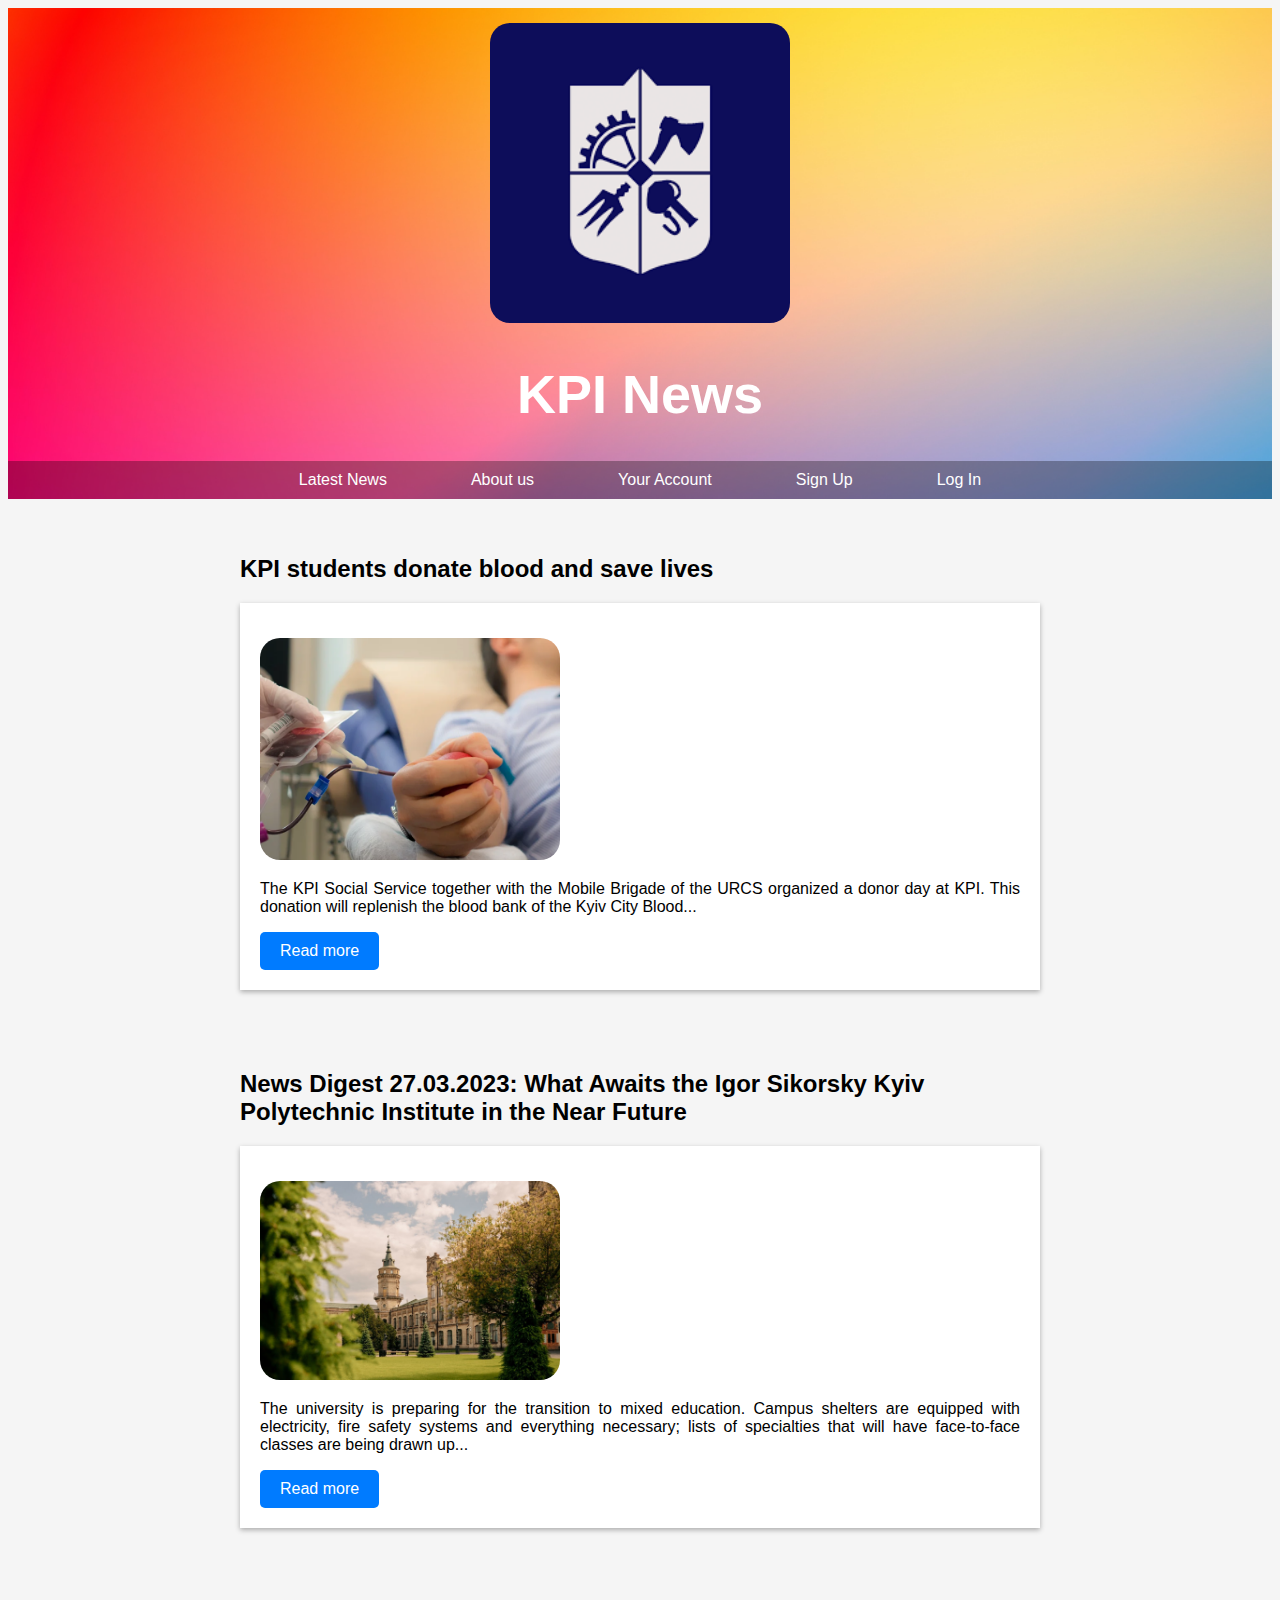
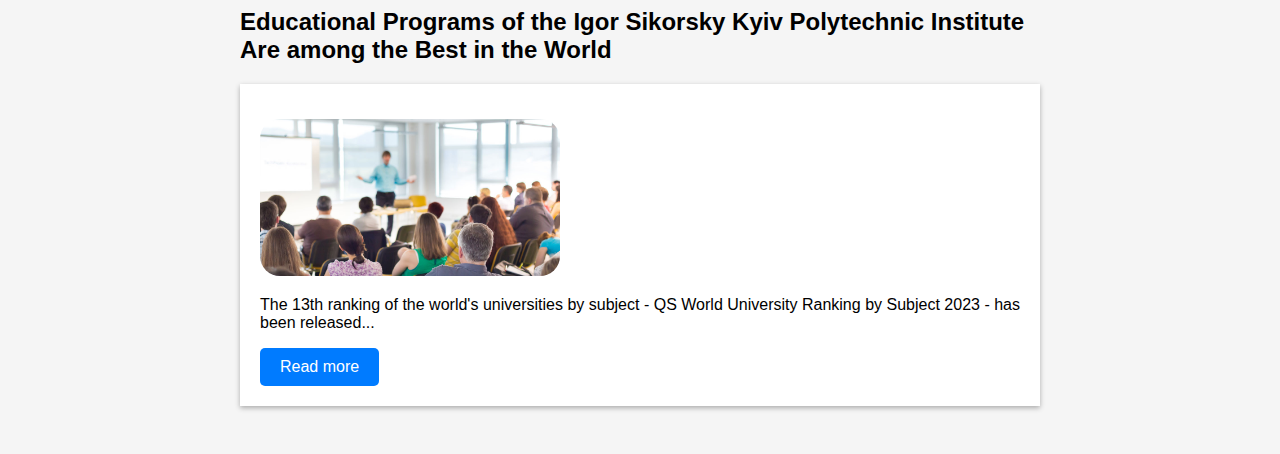
<file: index.html>
<!DOCTYPE html>
<html>
<head>
<title>KPI News Blog</title>
<meta charset="utf-8">
<link href="css/style.css" rel="stylesheet" type="text/css">
</head>

<body>
    <div class="header">
         
         <img src="image/logo.png" alt="Logo">
         <h1>KPI News</h1>
         
  
         <div class="menu">
         <ul>
         <li><a id="LatestNews" href="index.html">Latest News</a></li>
         <li><a id="AboutUs" href="AboutUs.html">About us</a></li>
         <li><a id="YourAccount" href="Account.html">Your Account</a></li>
         <li><a id="Register" href="SignUp.html">Sign Up</a></li>
         <li><a id="LogIn" href="LogIn.html">Log In</a></li>
         </ul>
         </div>
    </div>

     <div class="articles">
     <article>
     <h2>KPI students donate blood and save lives</h2>
     <main><img src="image/blooddonation.png" alt="BloodDonation">
     <p>The KPI Social Service together with the Mobile Brigade of the URCS organized a donor day at KPI. This donation will replenish the blood bank of the Kyiv City Blood...</p>
     <button><a id="News1" href="News1.html">Read more</a></button></main>
     </article>

     <article>
     <h2>News Digest 27.03.2023: What Awaits the Igor Sikorsky Kyiv Polytechnic Institute in the Near Future</h2>
     <main><img src="image/campus.jpeg" alt="Campus">
     <p>The university is preparing for the transition to mixed education. Campus shelters are equipped with electricity, fire safety systems and everything necessary; lists of specialties that will have face-to-face classes are being drawn up...</p>
     <button><a id="News2" href="News2.html">Read more</a></button></main>
     </article>

     <article>
     <h2>Educational Programs of the Igor Sikorsky Kyiv Polytechnic Institute Are among the Best in the World</h2>
     <main><img src="image/education.jpeg" alt="Education">
     <p>The 13th ranking of the world's universities by subject - QS World University Ranking by Subject 2023 - has been released...</p>
     <button><a id="News3" href="News3.html">Read more</a></button></main>
    </article>
    </div>

</body>
</html>
</file>
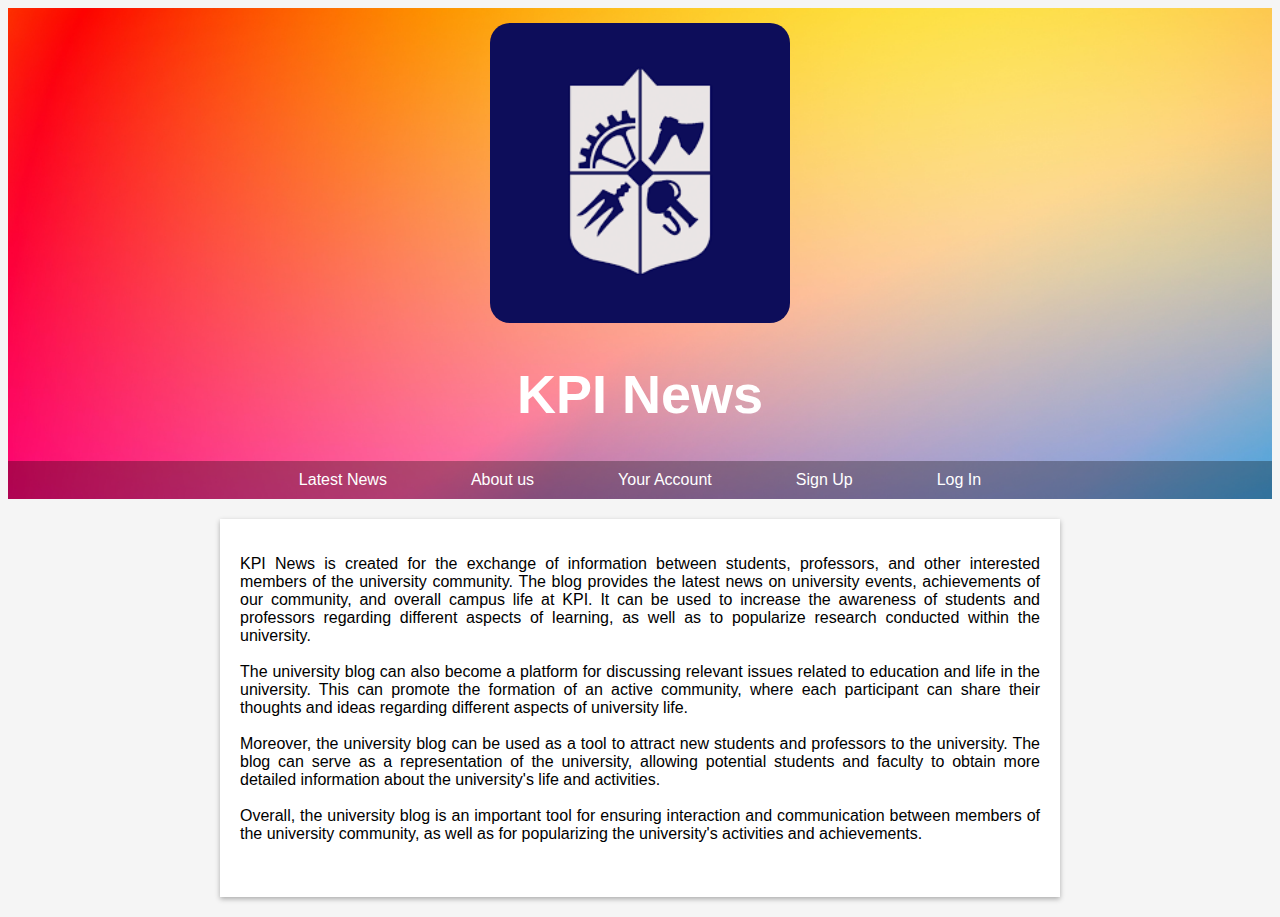
<file: AboutUs.html>
<!DOCTYPE html>
<html>
<head>
<title>KPI News Blog</title>
<meta charset="utf-8">
<link href="css/style.css" rel="stylesheet" type="text/css">
</head>

<body>
    <div class="header">
         <div class="logo">
         <img src="image/logo.png" alt="Logo">
         <h1>KPI News</h1>
         </div>
  
         <div class="menu">
         <ul>
         <li><a id="LatestNews" href="index.html">Latest News</a></li>
         <li><a id="AboutUs" href="AboutUs.html">About us</a></li>
         <li><a id="YourAccount" href="Account.html">Your Account</a></li>
         <li><a id="Register" href="SignUp.html">Sign Up</a></li>
         <li><a id="LogIn" href="LogIn.html">Log In</a></li>
         </ul>
         </div>
    </div>

<main>
     <p> KPI News is created for the exchange of information between students, professors, and other interested members of the university community. The blog provides the latest news on university events, achievements of our community, and overall campus life at KPI. It can be used to increase the awareness of students and professors regarding different aspects of learning, as well as to popularize research conducted within the university.<br> <br>
     The university blog can also become a platform for discussing relevant issues related to education and life in the university. This can promote the formation of an active community, where each participant can share their thoughts and ideas regarding different aspects of university life.<br> <br>
     Moreover, the university blog can be used as a tool to attract new students and professors to the university. The blog can serve as a representation of the university, allowing potential students and faculty to obtain more detailed information about the university's life and activities.<br> <br>
     Overall, the university blog is an important tool for ensuring interaction and communication between members of the university community, as well as for popularizing the university's activities and achievements.<br> <br>
    </p>
</main>

</body>
</html>
</file>
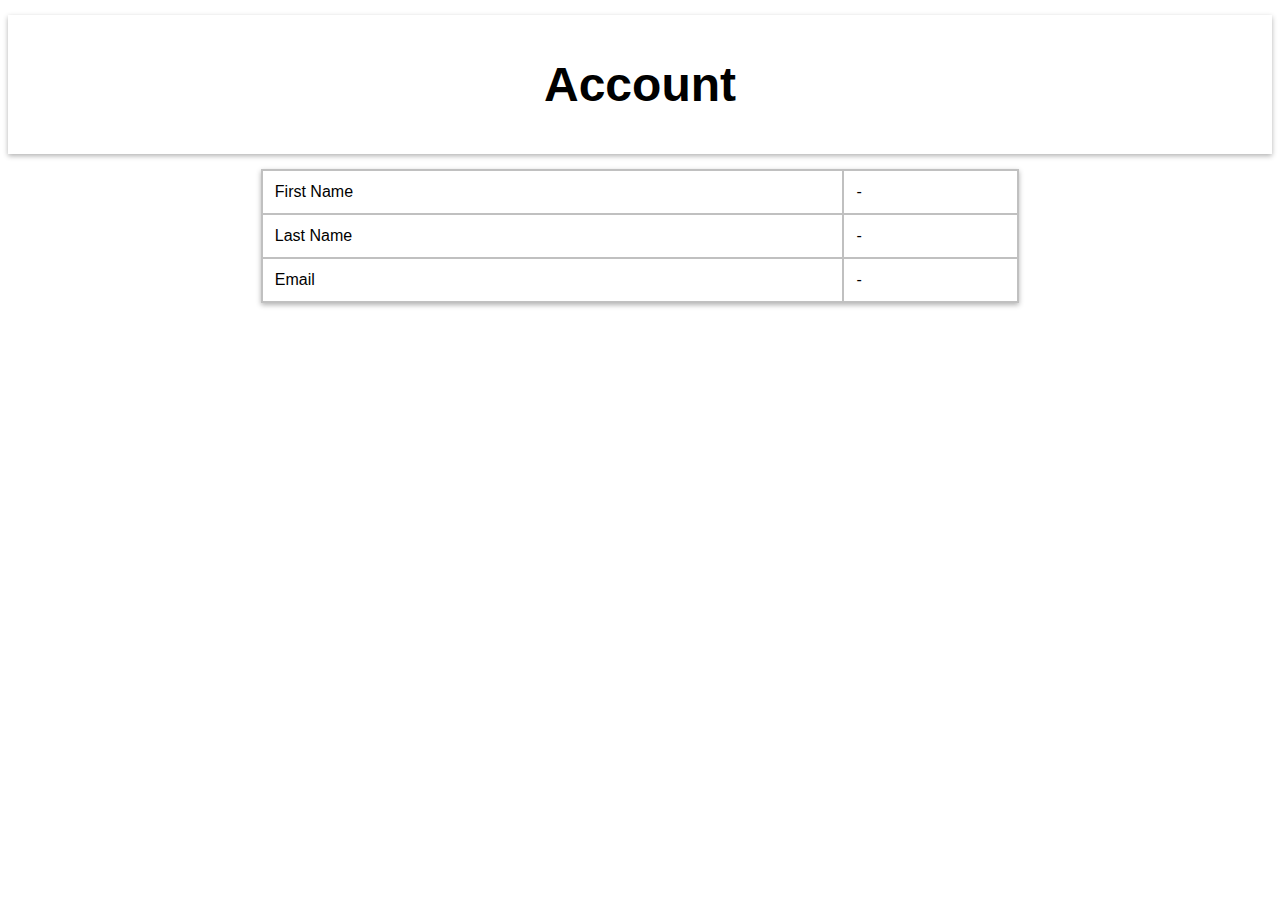
<file: Account.html>
<!DOCTYPE html>
<html>
<head>
	<script src="controller.js"></script>
    <script src="model.js"></script>
	<script src="view.js"></script>
	<title>User Account</title>
	<meta charset="UTF-8">
	<meta name="viewport" content="width=device-width, initial-scale=1.0">
	<style type="text/css">
        header { 
    	background-color: white;
        padding: 10px;
        box-shadow: 0 2px 5px rgba(0, 0, 0, 0.3);
        text-align: center;
        background-size: cover;
        color: black;
        font-size: 24px;
        font-family: Arial;
        margin: 15px auto;
        font-weight: bold;
        }  

		table {
			margin: auto;
			border-collapse: collapse;
			
			width: 60%;
			text-align: left;
			background-color: white;
			font-family: Arial;
			font-size: 16px;
			box-shadow: 0 2px 5px rgba(0, 0, 0, 0.3);
		}
		th, td {
			padding: 12px;
			border: 2px solid silver;
		}
		th {
			background-color: #4CAF50;
			color: #f2f2f2;
		}
	</style>
</head>

<body onload="show()">
	<header>
		<h1>Account</h1>
	</header>

	<main>
		<table>
			<tr>
				<td>First Name</td>
				<td id="first_name">-</td>
			</tr>
			<tr>
				<td>Last Name</td>
				<td id="last_name">-</td>
			</tr>
			<tr>
				<td>Email</td>
				<td id="email">-</td>
		</table>
	</main>


</body>
</html>
</file>
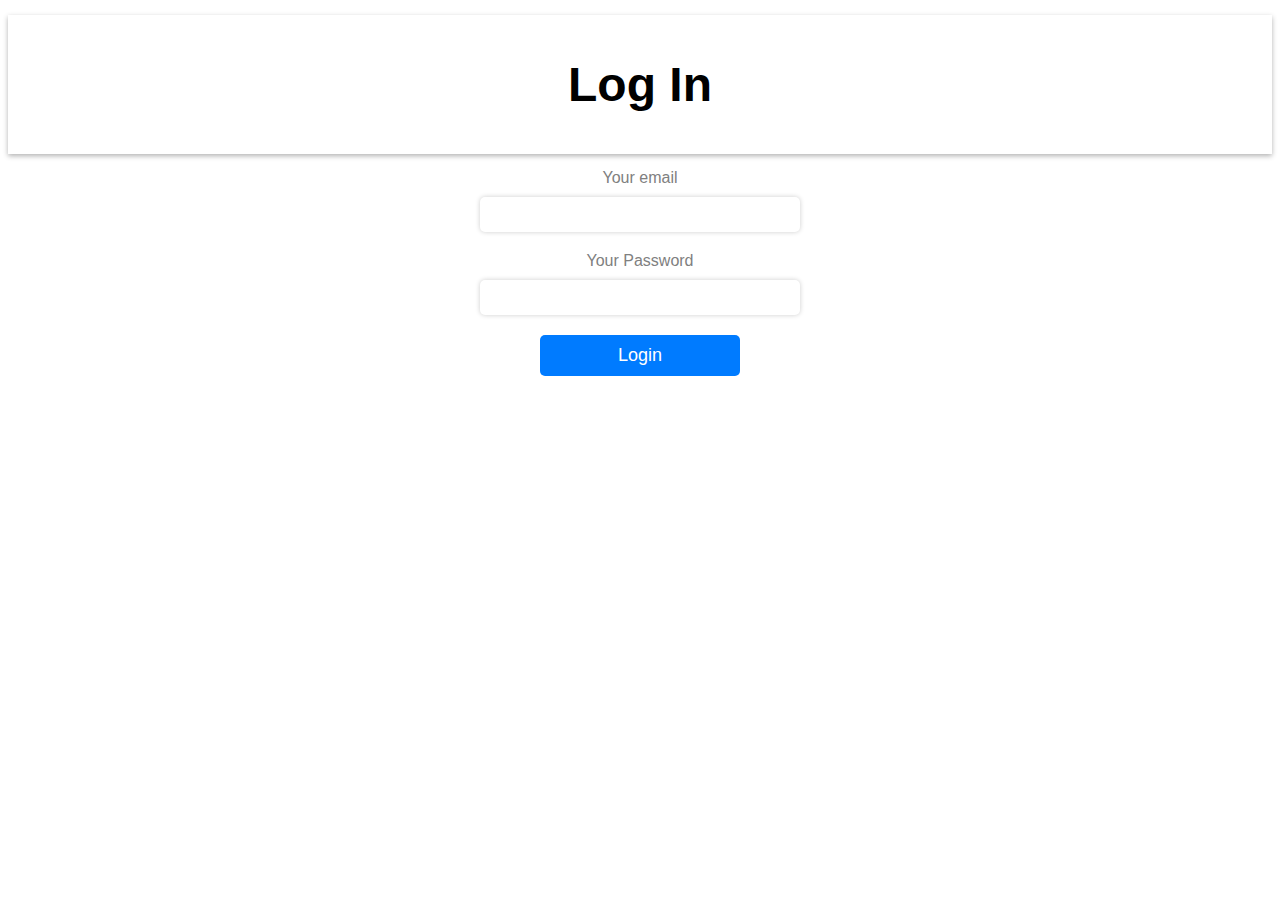
<file: LogIn.html>
<!DOCTYPE html>
<html>
<head>
    <script src="controller.js"></script>
    <script src="model.js"></script>
	<title>Login to Blog</title>
	<meta charset="UTF-8">
	<meta name="viewport" content="width=device-width, initial-scale=1.0">
	<style>
header { 
        background-color: white;
        padding: 10px;
        box-shadow: 0 2px 5px rgba(0, 0, 0, 0.3);
        text-align: center;
        background-size: cover;
        color: black;
        font-size: 24px;
        font-family: Arial;
        margin: 15px auto;
        font-weight: bold;
        }  

        form {
            display: flex;
            flex-direction: column;
            align-items: center;
        }

        label {
            font-family: Arial;
            display: block;
            margin-bottom: 10px;
            font-weight: semi-bold;
            color: grey;
        }

        input[type="text"], input[type="email"], input[type="password"] {
            padding: 10px;
            border-radius: 5px;
            border: none;
            box-shadow: 0 0 5px rgba(0, 0, 0, 0.2);
            margin-bottom: 20px;
            width: 300px;
        }

        input[type="submit"] {
            background-color: #007bff;
            color: white;
            padding: 10px;
            border-radius: 5px;
            border: none;
            cursor: pointer;
            width: 200px;
            font-size: 18px;
            font-weight: semi-bold;
            transition: background-color 0.3s ease;
        }

        input[type="submit"]:hover {
            background-color: #3e8e41;
        }

        p {
        text-align: center;
        margin: 50px;
        font-size: 16px;
        font-family: Arial;
    }

	</style>
</head>
<body>
	<header>
		<h1>Log In</h1>
	    </header>
	<main>
	<form onsubmit="login();">
		<label for="username">Your email</label>
		<input type="email" id="email" name="email" required>

		<label for="password">Your Password</label>
		<input type="password" id="pass" name="pass" required>

		<input type="submit" value="Login">
	</form>
</main>
</body>
</html>
</file>
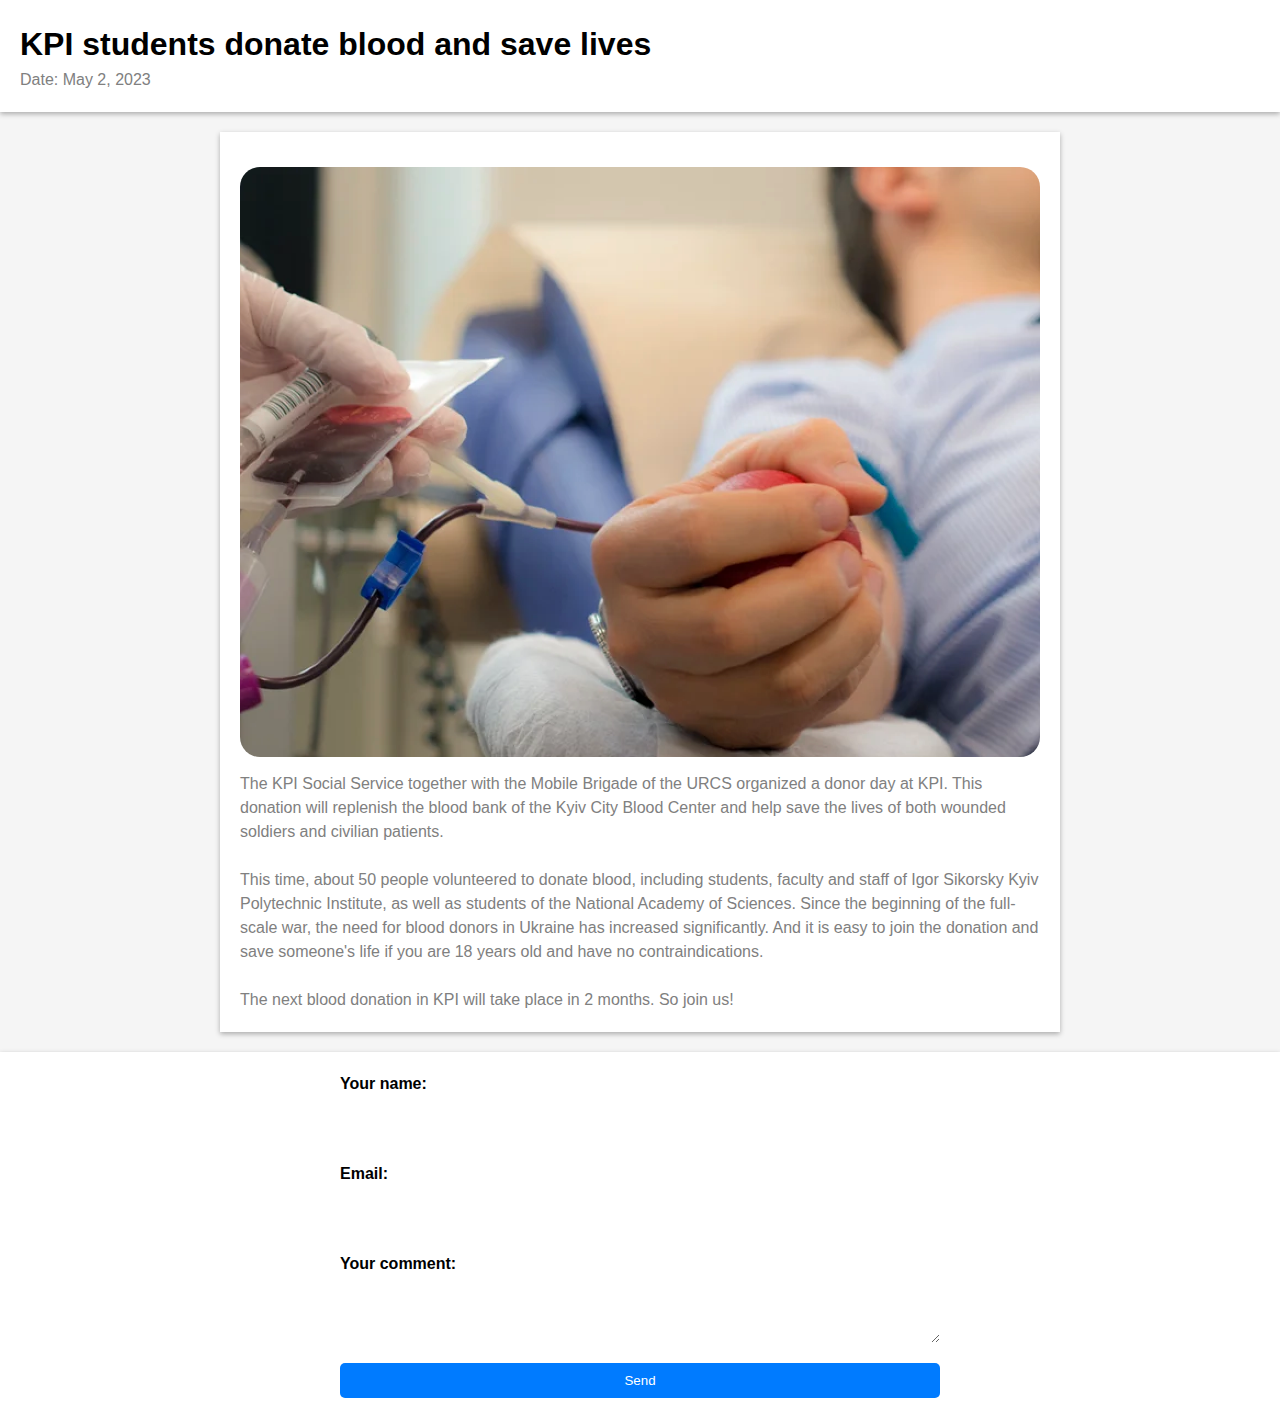
<file: News1.html>
<!DOCTYPE html>
<html>
<head>
	<title>News1</title>
	<meta charset="UTF-8">
    <link href="css/stylearticle.css" rel="stylesheet" type="text/css">
	<script src="controller.js"></script>
    <script src="model.js"></script>
	<script src="view.js"></script>
</head>

<body>
	<script>
		document.addEventListener("DOMContentLoaded", function() {
			showCom();
			});

	</script>
	<header>
		<h1>KPI students donate blood and save lives</h1>
		<p>Date: May 2, 2023</p>
	</header>

	<main>
		<img src="image/blooddonation.png" alt="BloodDonation">
		<p>The KPI Social Service together with the Mobile Brigade of the URCS organized a donor day at KPI. This donation will replenish the blood bank of the Kyiv City Blood Center and help save the lives of both wounded soldiers and civilian patients. <br> <br> 
		This time, about 50 people volunteered to donate blood, including students, faculty and staff of Igor Sikorsky Kyiv Polytechnic Institute, as well as students of the National Academy of Sciences. Since the beginning of the full-scale war, the need for blood donors in Ukraine has increased significantly. And it is easy to join the donation and save someone's life if you are 18 years old and have no contraindications. <br> <br> 
		The next blood donation in KPI will take place in 2 months. So join us!</p>
	</main>

	<footer>
		<div id="comArea">
			<p>Comments</p>
		</div>
		
		<form onsubmit="saveCom();">
        <label for="name">Your name:</label>
        <input type="text" id="name" name="name" required>

        <label for="email">Email:</label>
        <input type="email" id="email" name="email" required>

        <label for="comment">Your comment:</label>
        <textarea id="comment" name="comment" required></textarea>

        <button type="submit">Send</button>
        </form>
	</footer>
</body>
</html>
</file>
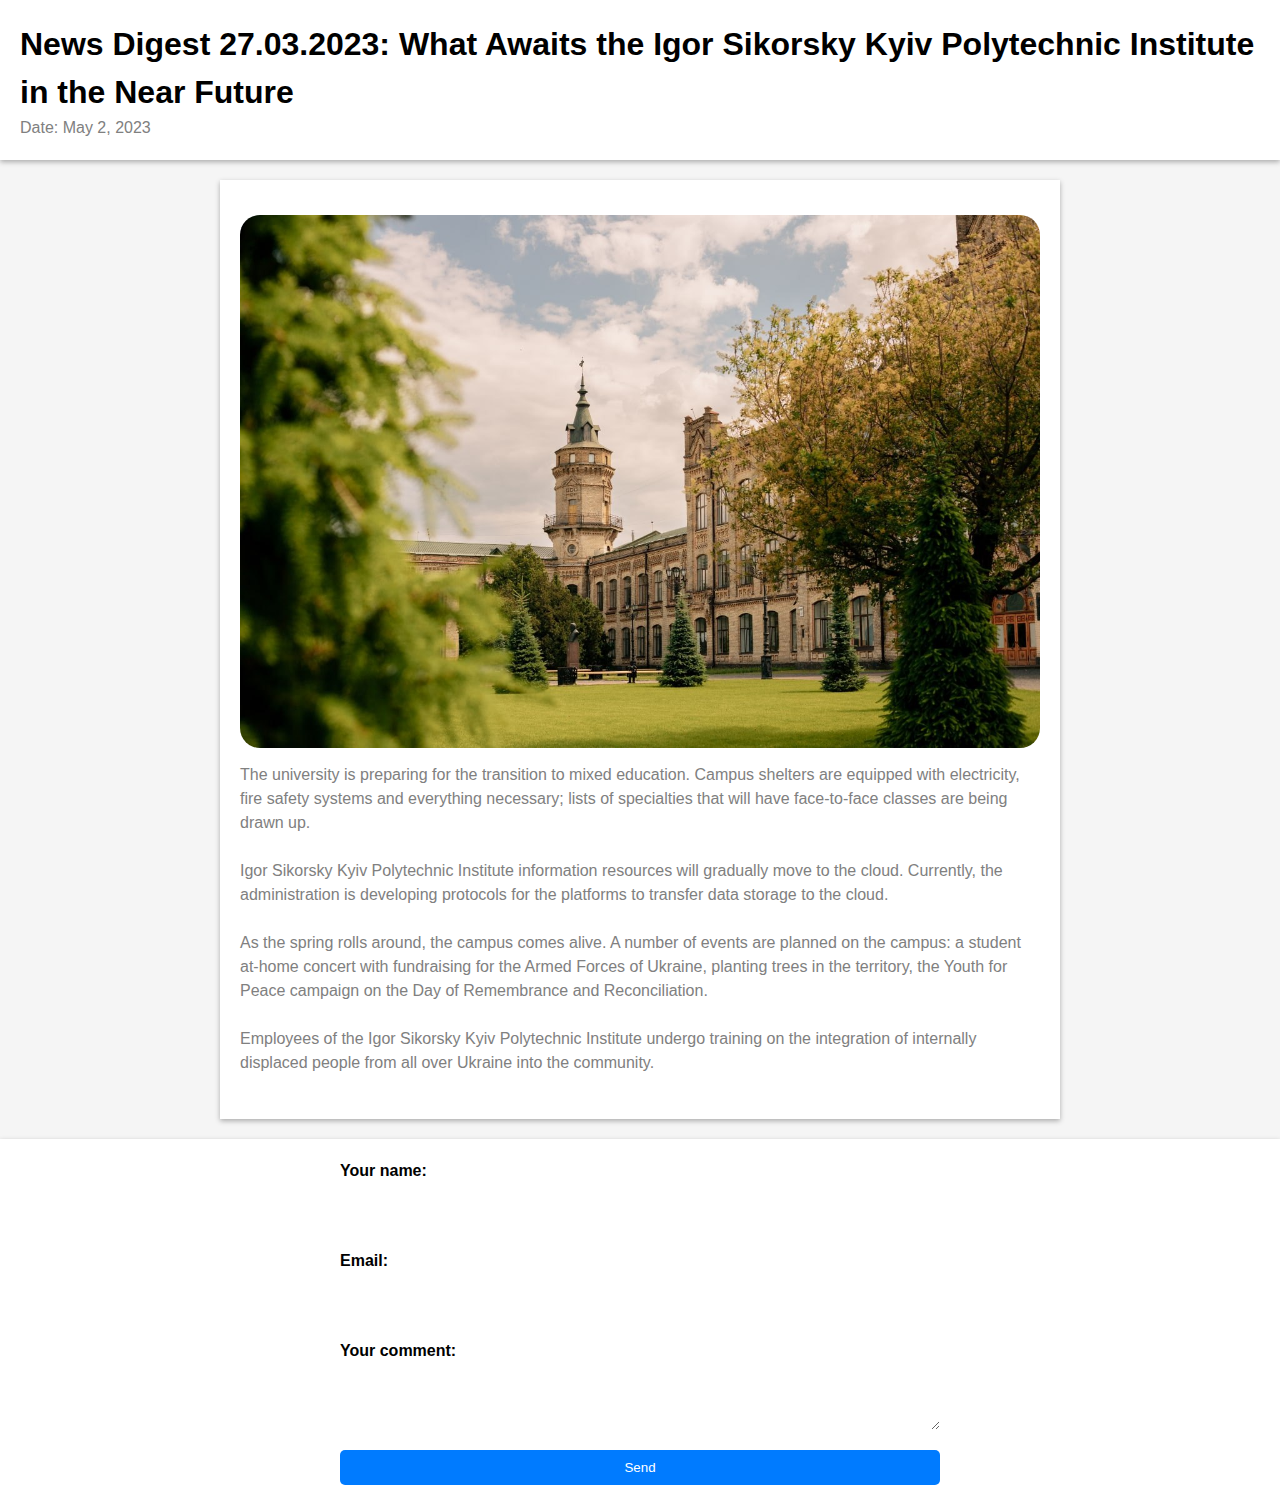
<file: News2.html>
<!DOCTYPE html>
<html>
<head>
	<title>News2</title>
	<meta charset="UTF-8">
    <link href="css/stylearticle.css" rel="stylesheet" type="text/css">
	<script src="controller.js"></script>
    <script src="model.js"></script>
	<script src="view.js"></script>
</head>

<body>
	<script>
		document.addEventListener("DOMContentLoaded", function() {
			showCom();
			});

	</script>
	<header>
		<h1>News Digest 27.03.2023: What Awaits the Igor Sikorsky Kyiv Polytechnic Institute in the Near Future</h1>
		<p>Date: May 2, 2023</p>
	</header>

	<main>
		<img src="image/campus.jpeg" alt="Campus">
		<p>The university is preparing for the transition to mixed education. Campus shelters are equipped with electricity, fire safety systems and everything necessary; lists of specialties that will have face-to-face classes are being drawn up.<br> <br> 
        Igor Sikorsky Kyiv Polytechnic Institute information resources will gradually move to the cloud. Currently, the administration is developing protocols for the platforms to transfer data storage to the cloud.<br> <br> 
        As the spring rolls around, the campus comes alive. A number of events are planned on the campus: a student at-home concert with fundraising for the Armed Forces of Ukraine, planting trees in the territory, the Youth for Peace campaign on the Day of Remembrance and Reconciliation.<br> <br> 
        Employees of the Igor Sikorsky Kyiv Polytechnic Institute undergo training on the integration of internally displaced people from all over Ukraine into the community.<br> <br> 
		</p>
	</main>

	<footer>
		<div id="comArea">
			<p>Comments</p>
		</div>
		
		<form onsubmit="saveCom();">
			<label for="name">Your name:</label>
			<input type="text" id="name" name="name" required>
	
			<label for="email">Email:</label>
			<input type="email" id="email" name="email" required>
	
			<label for="comment">Your comment:</label>
			<textarea id="comment" name="comment" required></textarea>
	
			<button type="submit">Send</button>
			</form>
	</footer>
</body>
</html>
</file>
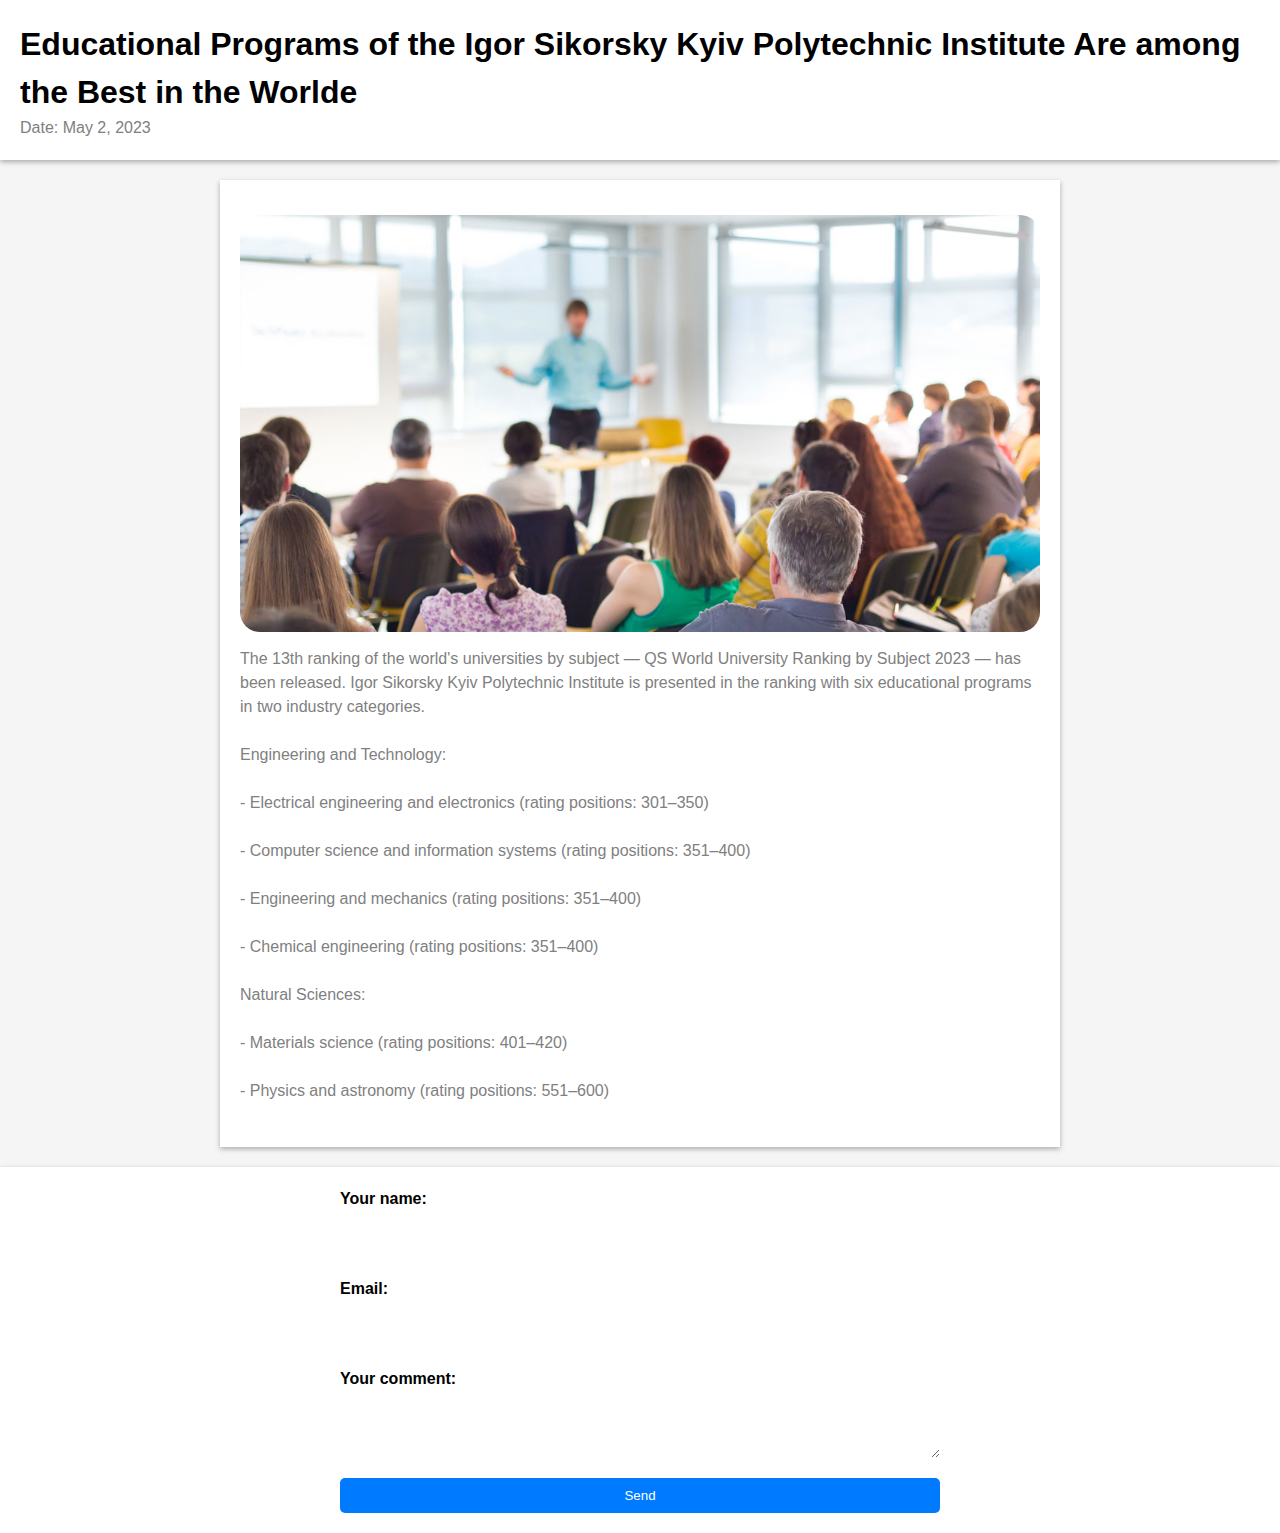
<file: News3.html>
<!DOCTYPE html>
<html>
<head>
	<title>News3</title>
	<meta charset="UTF-8">
    <link href="css/stylearticle.css" rel="stylesheet" type="text/css">
	<script src="controller.js"></script>
    <script src="model.js"></script>
	<script src="view.js"></script>
</head>

<body>
	<script>
		document.addEventListener("DOMContentLoaded", function() {
			showCom();
			});

	</script>
	<header>
		<h1>Educational Programs of the Igor Sikorsky Kyiv Polytechnic Institute Are among the Best in the Worlde</h1>
		<p>Date: May 2, 2023</p>
	</header>

	<main>
		<img src="image/education.jpeg" alt="Education">
		<p>The 13th ranking of the world's universities by subject — QS World University Ranking by Subject 2023 — has been released.
           Igor Sikorsky Kyiv Polytechnic Institute is presented in the ranking with six educational programs in two industry categories.<br> <br> 

           Engineering and Technology:<br> <br> 

- Electrical engineering and electronics (rating positions: 301–350)<br> <br> 
- Computer science and information systems (rating positions: 351–400)<br> <br> 
- Engineering and mechanics (rating positions: 351–400)<br> <br> 
- Chemical engineering (rating positions: 351–400)<br> <br> 

Natural Sciences:<br> <br> 

- Materials science (rating positions: 401–420)<br> <br> 
- Physics and astronomy (rating positions: 551–600) <br> <br> 
		</p>
	</main>

	<footer>
		<div id="comArea">
			<p>Comments</p>
		</div>
		
		<form onsubmit="saveCom();">
			<label for="name">Your name:</label>
			<input type="text" id="name" name="name" required>
	
			<label for="email">Email:</label>
			<input type="email" id="email" name="email" required>
	
			<label for="comment">Your comment:</label>
			<textarea id="comment" name="comment" required></textarea>
	
			<button type="submit">Send</button>
			</form>
	</footer>
</body>
</html>
</file>
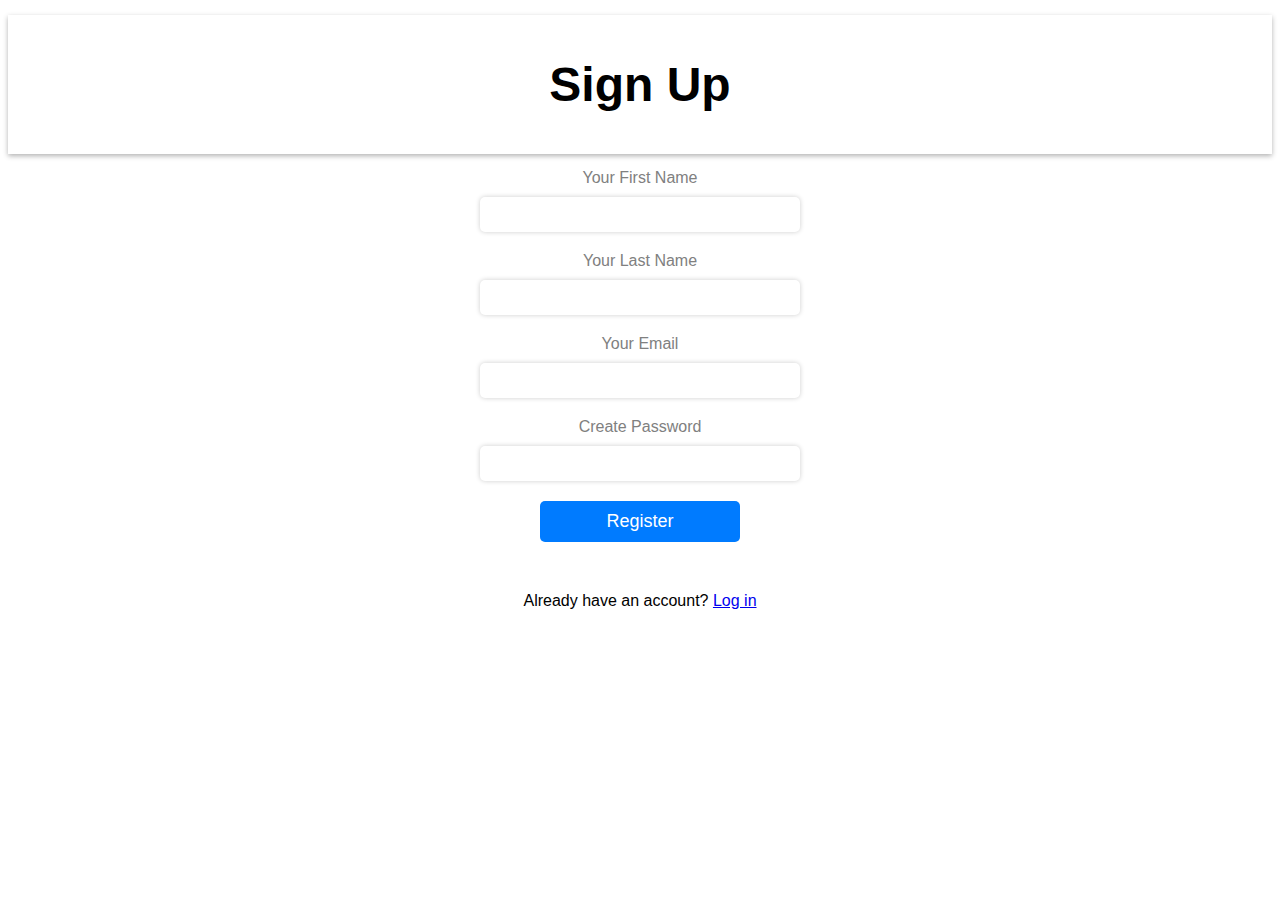
<file: SignUp.html>
<!DOCTYPE html>
<html>
<head>
    
    <title>Registration</title>
    <meta charset="UTF-8">
    <meta name="viewport" content="width=device-width, initial-scale=1.0">
    <style>
        header { 
        background-color: white;
        padding: 10px;
        box-shadow: 0 2px 5px rgba(0, 0, 0, 0.3);
        text-align: center;
        background-size: cover;
        color: black;
        font-size: 24px;
        font-family: Arial;
        margin: 15px auto;
        font-weight: bold;
        }  

        form {
            display: flex;
            flex-direction: column;
            align-items: center;
        }

        label {
            font-family: Arial;
            display: block;
            margin-bottom: 10px;
            font-weight: semi-bold;
            color: grey;
        }

        input[type="text"], input[type="email"], input[type="password"] {
            padding: 10px;
            border-radius: 5px;
            border: none;
            box-shadow: 0 0 5px rgba(0, 0, 0, 0.2);
            margin-bottom: 20px;
            width: 300px;
        }

        input[type="submit"] {
            background-color: #007bff;
            color: white;
            padding: 10px;
            border-radius: 5px;
            border: none;
            cursor: pointer;
            width: 200px;
            font-size: 18px;
            font-weight: semi-bold;
            transition: background-color 0.3s ease;
        }

        input[type="submit"]:hover {
            background-color: #3e8e41;
        }

        p {
        text-align: center;
        margin: 50px;
        font-size: 16px;
        font-family: Arial;
    }
    </style>
    <script src="controller.js"></script>
    <script src="model.js"></script>
</head>

<body>
    <header>
        <h1>Sign Up</h1>
    </header>
    <main>
        <form onsubmit="registration();">
            <label for="name">Your First Name</label>
            <input type="text" id="first_name" name="first_name" required>

            <label for="name">Your Last Name</label>
            <input type="text" id="last_name" name="last_name" required>

            <label for="email">Your Email</label>
            <input type="email" id="email" name="email" required>

            <label for="password">Create Password</label>
            <input type="password" id="pass" name="pass" required>

            <input type="submit" value="Register">
        </form>
    </main>
    <footer>
        <p>Already have an account? <a href="LogIn.html">Log in</a></p>
    </footer>
</body>
</html>
</file>
<file: css/style.css>
.header{
        text-align: center;
        background-image: url("../image/bg.jpeg");
        background-size: cover;
        color: black;
    }

    body{
        background-color: #f5f5f5;
    }

main {
        max-width: 800px;
        margin: 20px auto;
        background-color: white;
        padding: 20px;
        box-shadow: 0 2px 5px rgba(0, 0, 0, 0.3);
    }    

img{
        width: 300px;
        margin: 15px 0px 0px 0px;
        border-radius: 20px;
        border: 0px solid white;
    }

    a {
        color: white;
        text-decoration: none;
        font-family: Arial;
    }

    h1 {
        font-size: 54px;
        color: white;
        font-family: Arial;
    }

    h2 {
        font-size: 24px;
        font-family: Arial;
    }

    ul {
        padding: 10px;
        background: rgba(0, 0, 0, 0.3);
    }

    li {
        display: inline;
        padding: 40px;
    }

    article {
        max-width: 800px;
        padding: 20px;
        margin: 0 auto;
    }

    p {
        text-align: justify;
        font-size: 16px;
        font-family: Arial;
    }

    button {
        display: inline-block;
        background-color: #007bff;
        color: #fff;
        border: none;
        padding: 10px 20px;
        border-radius: 5px;
        font-size: 16px;
        font-family: Arial;
        text-align: center;
        text-decoration: none;
        cursor: pointer;
        transition: background-color 0.3s ease;
    }



    @media (max-width: 800px) {
        h1 {
            font-size: 36px;
            padding: 5px;
        }

        li {
            display: block;
            padding: 5px;
        }

        img {
            margin: 10px;
        }
    }
</file>
<file: css/stylearticle.css>
body {
	        margin: 0;
	        padding: 0;
	        font-family: Arial;
	        font-size: 16px;
	        line-height: 1.5;
	        background-color: #f5f5f5;
	    }

    header {
        background-color: white;
        padding: 20px;
        box-shadow: 0 2px 5px rgba(0, 0, 0, 0.3);
    }
    
    h1 {
        margin: 0;
        font-size: 32px;
        font-weight: bold;
        color: black;
    }
    
    p {
        margin: 0;
        font-size: 16px;
        color: grey;
    }
    
    main {
        max-width: 800px;
        margin: 20px auto;
        background-color: white;
        padding: 20px;
        box-shadow: 0 2px 5px rgba(0, 0, 0, 0.3);
    }
    
    img {
        display: block;
        margin: 15px auto;
        max-width: 800px;
        border-radius: 20px;
    }
    
    footer {
        background-color: white;
        padding: 20px;
        box-shadow: 0 2px 5px rgba(0, 0, 0, 0.3);
    }
    
    form {
        display: flex;
        flex-direction: column;
        max-width: 600px;
        margin: 0 auto;
    }
    
    label {
        font-weight: bold;
        margin-bottom: 5px;
    }
    
    input,
    textarea {
        padding: 10px;
        border-radius: 5px;
        border: none;
        margin-bottom: 20px;
        font-size: 14px;
        line-height: 1.5;
        color: #333;
    }
    
    button[type="submit"] {
        background-color: #007bff;
        color: white;
        padding: 10px 20px;
        border: none;
        border-radius: 5px;
        cursor: pointer;
        transition: background-color 0.3s ease;
    }
    
    button[type="submit"]:hover {
        background-color: #0062cc;
    }

    @media (max-width: 800px) {
        img {
        	max-width: 400px;
            margin: 10px auto;
        }
    }
</file>
